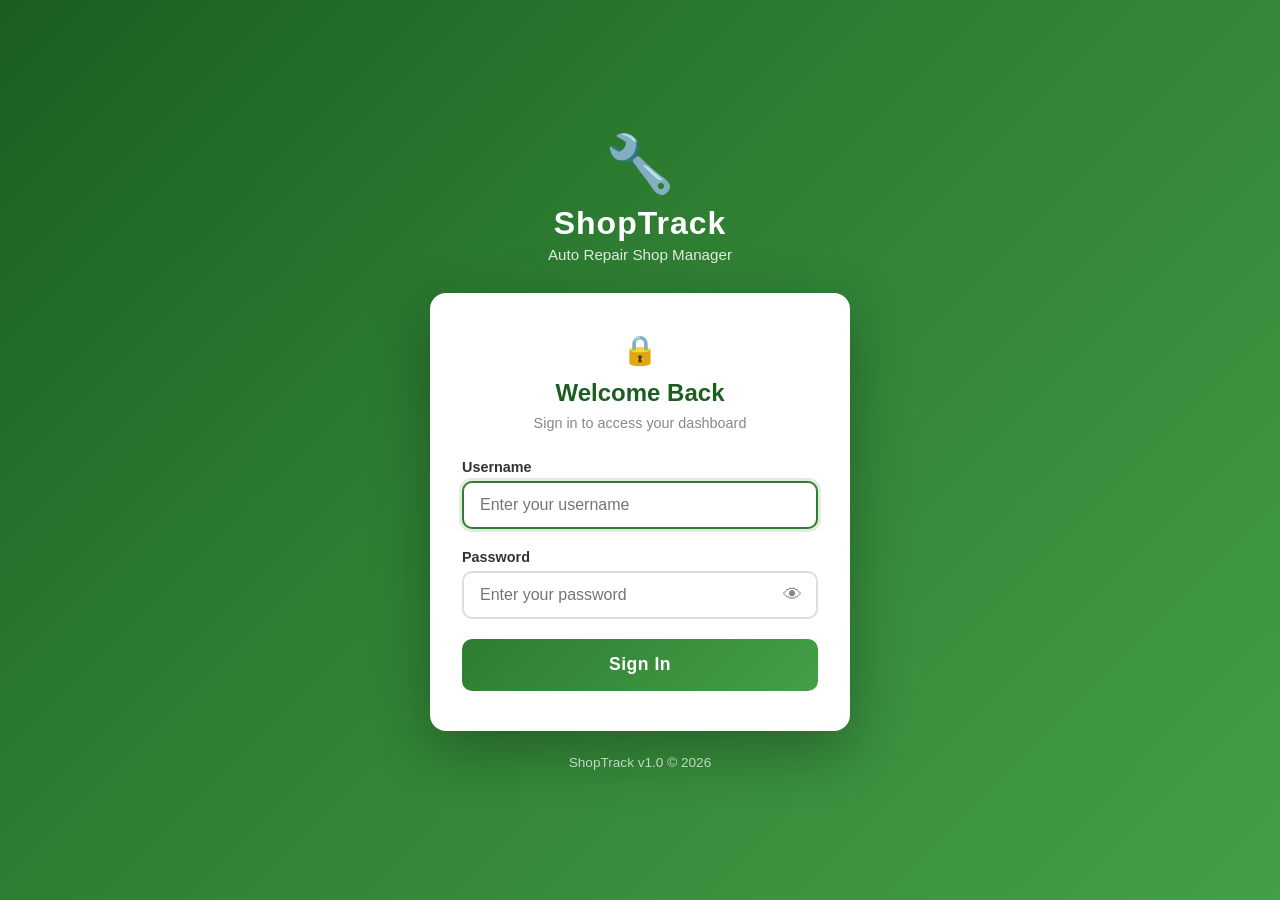
<file: index.html>
<!DOCTYPE html>
<html lang="en">
<head>
  <meta charset="UTF-8">
  <meta name="viewport" content="width=device-width, initial-scale=1.0">
  <title>ShopTrack - Dashboard</title>
  <link rel="stylesheet" href="css/style.css">
  <link rel="stylesheet" href="css/print.css">
</head>
<body>
  <button class="sidebar-toggle" onclick="toggleSidebar()">&#9776;</button>

  <nav class="sidebar">
    <div class="sidebar-brand">
      <h2>&#128295; ShopTrack</h2>
      <small>Auto Repair Shop Manager</small>
    </div>
    <ul class="sidebar-nav">
      <li><a href="index.html" class="active">
        <span class="nav-icon">&#128202;</span> Dashboard
      </a></li>
      <li><a href="jobs.html">
        <span class="nav-icon">&#9201;</span> Tech Hours
      </a></li>
      <li><a href="parts.html">
        <span class="nav-icon">&#128297;</span> Purchased Parts
      </a></li>
      <li><a href="reports.html">
        <span class="nav-icon">&#128196;</span> Reports
      </a></li>
      <li><a href="settings.html">
        <span class="nav-icon">&#9881;</span> Settings
      </a></li>
    </ul>
    <div class="sidebar-footer">
      ShopTrack v1.0 &copy; 2026
    </div>
  </nav>

  <main class="main">
    <div class="page-header">
      <div>
        <h1>Dashboard</h1>
        <p>Welcome to ShopTrack! Here is your shop overview.</p>
      </div>
    </div>

    <div id="backup-notice" class="backup-notice" style="display:none;"></div>

    <div class="cards">
      <div class="card">
        <div class="card-label">Total Jobs</div>
        <div class="card-value" id="stat-jobs">0</div>
        <div class="card-sub">All job entries recorded</div>
      </div>
      <div class="card info">
        <div class="card-label">Total Hours</div>
        <div class="card-value" id="stat-hours">0</div>
        <div class="card-sub">Combined tech hours</div>
      </div>
      <div class="card warning">
        <div class="card-label">Parts Cost</div>
        <div class="card-value" id="stat-parts-cost">$0.00</div>
        <div class="card-sub">Excluding returned items</div>
      </div>
      <div class="card">
        <div class="card-label">Active Techs</div>
        <div class="card-value" id="stat-techs">0</div>
        <div class="card-sub">Currently active technicians</div>
      </div>
    </div>

    <div class="quick-actions">
      <a href="jobs.html" class="btn btn-primary btn-lg">+ Add New Job</a>
      <a href="parts.html" class="btn btn-info btn-lg">+ Add New Part</a>
      <a href="reports.html" class="btn btn-warning btn-lg">View Reports</a>
    </div>

    <div class="panel">
      <div class="panel-title">Recent Job Entries</div>
      <div id="recent-jobs">
        <div class="empty-state">
          <div class="es-icon">&#128203;</div>
          <p>Loading...</p>
        </div>
      </div>
    </div>
  </main>

  <script src="js/utils.js"></script>
  <script src="js/storage.js"></script>
  <script src="js/app.js"></script>
  <script src="js/auth.js"></script>
</body>
</html>
</file>
<file: css/style.css>
/* ============================================================
   ShopTrack - Auto Repair Shop Management System
   Color Scheme: Green Theme (#1B5E20)
   Designed for elderly-friendly use (large fonts, high contrast)
   ============================================================ */

:root {
  --primary: #1B5E20;
  --primary-medium: #2E7D32;
  --primary-bright: #4CAF50;
  --primary-light: #E8F5E9;
  --white: #FFFFFF;
  --black: #212121;
  --gray-dark: #424242;
  --gray: #757575;
  --gray-light: #E0E0E0;
  --gray-bg: #F5F5F5;
  --danger: #C62828;
  --danger-light: #FFCDD2;
  --warning: #E65100;
  --warning-light: #FFF3E0;
  --info: #1565C0;
  --info-light: #E3F2FD;
  --sidebar-w: 260px;
  --radius: 10px;
  --shadow: 0 2px 8px rgba(0,0,0,0.10);
  --shadow-lg: 0 4px 16px rgba(0,0,0,0.13);
  --transition: all 0.3s ease;
}

*, *::before, *::after { box-sizing: border-box; margin: 0; padding: 0; }
html { font-size: 16px; scroll-behavior: smooth; }

body {
  font-family: 'Segoe UI', Arial, Helvetica, sans-serif;
  background: var(--gray-bg);
  color: var(--black);
  line-height: 1.6;
  min-height: 100vh;
}

/* ---- SIDEBAR ---- */
.sidebar {
  position: fixed; top: 0; left: 0;
  width: var(--sidebar-w); height: 100vh;
  background: var(--primary);
  color: var(--white);
  display: flex; flex-direction: column;
  z-index: 1000;
  transition: var(--transition);
  overflow-y: auto;
}

.sidebar-brand {
  padding: 28px 20px 18px;
  text-align: center;
  border-bottom: 1px solid rgba(255,255,255,0.15);
}
.sidebar-brand h2 { font-size: 1.5rem; letter-spacing: 1px; }
.sidebar-brand small { font-size: 0.78rem; opacity: 0.75; display: block; margin-top: 4px; }

.sidebar-nav { list-style: none; padding: 12px 0; flex: 1; }
.sidebar-nav li { margin: 2px 0; }
.sidebar-nav a {
  display: flex; align-items: center; gap: 14px;
  padding: 14px 24px;
  color: rgba(255,255,255,0.85);
  text-decoration: none;
  font-size: 1.05rem;
  border-left: 4px solid transparent;
  transition: var(--transition);
}
.sidebar-nav a:hover,
.sidebar-nav a.active {
  background: rgba(255,255,255,0.13);
  color: var(--white);
  border-left-color: var(--primary-bright);
}
.sidebar-nav a .nav-icon { font-size: 1.3rem; width: 28px; text-align: center; }

.sidebar-footer {
  padding: 14px 20px;
  border-top: 1px solid rgba(255,255,255,0.15);
  font-size: 0.78rem;
  opacity: 0.6;
  text-align: center;
}

.sidebar-toggle {
  display: none;
  position: fixed; top: 12px; left: 12px;
  z-index: 1100;
  background: var(--primary); color: var(--white);
  border: none; border-radius: 8px;
  width: 48px; height: 48px; font-size: 1.5rem;
  cursor: pointer;
}

/* ---- MAIN CONTENT ---- */
.main { margin-left: var(--sidebar-w); padding: 30px 36px 40px; min-height: 100vh; }

.page-header {
  display: flex; justify-content: space-between; align-items: center;
  margin-bottom: 28px; flex-wrap: wrap; gap: 12px;
}
.page-header h1 { font-size: 1.65rem; color: var(--primary); }
.page-header p { color: var(--gray); font-size: 0.95rem; }

/* ---- CARDS ---- */
.cards { display: grid; grid-template-columns: repeat(auto-fit, minmax(220px, 1fr)); gap: 20px; margin-bottom: 28px; }

.card {
  background: var(--white); border-radius: var(--radius);
  padding: 22px 24px; box-shadow: var(--shadow);
  border-left: 5px solid var(--primary-bright);
  transition: var(--transition);
}
.card:hover { box-shadow: var(--shadow-lg); transform: translateY(-2px); }
.card-label { font-size: 0.88rem; color: var(--gray); text-transform: uppercase; letter-spacing: 0.5px; margin-bottom: 6px; }
.card-value { font-size: 2rem; font-weight: 700; color: var(--primary); }
.card-sub { font-size: 0.82rem; color: var(--gray); margin-top: 4px; }
.card.warning { border-left-color: var(--warning); }
.card.info { border-left-color: var(--info); }
.card.danger { border-left-color: var(--danger); }

/* ---- PANEL / SECTION ---- */
.panel {
  background: var(--white); border-radius: var(--radius);
  padding: 26px 28px; box-shadow: var(--shadow);
  margin-bottom: 24px;
}
.panel-title {
  font-size: 1.18rem; font-weight: 700; color: var(--primary);
  margin-bottom: 18px; padding-bottom: 10px;
  border-bottom: 2px solid var(--primary-light);
}

/* ---- FORMS ---- */
.form-grid { display: grid; grid-template-columns: repeat(auto-fit, minmax(260px, 1fr)); gap: 18px; }

.form-group { display: flex; flex-direction: column; margin-bottom: 4px; }
.form-group label { font-weight: 600; font-size: 0.92rem; margin-bottom: 6px; color: var(--gray-dark); }
.form-group label .req { color: var(--danger); }

.form-group input, .form-group select, .form-group textarea {
  height: 48px; padding: 10px 14px; border: 2px solid var(--gray-light);
  border-radius: 8px; font-size: 1rem; font-family: inherit;
  transition: var(--transition); background: var(--white);
}
.form-group textarea { height: 90px; resize: vertical; }
.form-group input:focus, .form-group select:focus, .form-group textarea:focus {
  border-color: var(--primary-bright); outline: none;
  box-shadow: 0 0 0 3px rgba(76,175,80,0.18);
}
.form-group input.error, .form-group select.error { border-color: var(--danger); }
.form-group .help-text { font-size: 0.8rem; color: var(--gray); margin-top: 3px; }
.form-row { display: flex; gap: 18px; flex-wrap: wrap; }
.form-row .form-group { flex: 1; min-width: 200px; }
.form-actions { display: flex; gap: 12px; margin-top: 18px; flex-wrap: wrap; }

.toggle-group { display: flex; gap: 0; border-radius: 8px; overflow: hidden; border: 2px solid var(--gray-light); height: 48px; }
.toggle-group label {
  display: flex; align-items: center; justify-content: center;
  padding: 0 24px; cursor: pointer; font-size: 0.95rem;
  background: var(--white); transition: var(--transition); flex: 1; font-weight: 600;
}
.toggle-group input { display: none; }
.toggle-group input:checked + label {
  background: var(--primary-bright); color: var(--white);
}

/* ---- BUTTONS ---- */
.btn {
  display: inline-flex; align-items: center; justify-content: center; gap: 8px;
  min-height: 48px; padding: 10px 24px; border: none; border-radius: 8px;
  font-size: 1rem; font-weight: 600; cursor: pointer;
  transition: var(--transition); font-family: inherit; text-decoration: none;
}
.btn:hover { transform: translateY(-1px); box-shadow: var(--shadow); }
.btn:active { transform: translateY(0); }

.btn-primary { background: var(--primary-bright); color: var(--white); }
.btn-primary:hover { background: var(--primary-medium); }
.btn-secondary { background: var(--gray-light); color: var(--gray-dark); }
.btn-secondary:hover { background: #BDBDBD; }
.btn-danger { background: var(--danger); color: var(--white); }
.btn-danger:hover { background: #B71C1C; }
.btn-warning { background: var(--warning); color: var(--white); }
.btn-warning:hover { background: #BF360C; }
.btn-info { background: var(--info); color: var(--white); }
.btn-info:hover { background: #0D47A1; }
.btn-outline { background: transparent; border: 2px solid var(--primary-bright); color: var(--primary); }
.btn-outline:hover { background: var(--primary-light); }
.btn-sm { min-height: 36px; padding: 6px 14px; font-size: 0.88rem; }
.btn-lg { min-height: 56px; padding: 14px 36px; font-size: 1.15rem; }
.btn-block { width: 100%; }
.btn-print { background: var(--primary); color: var(--white); min-height: 60px; font-size: 1.2rem; padding: 14px 40px; }
.btn-print:hover { background: #0a3d0a; }

/* ---- TABLES ---- */
.table-wrapper { overflow-x: auto; margin-top: 12px; }

table { width: 100%; border-collapse: collapse; font-size: 0.95rem; }
thead th {
  background: var(--primary); color: var(--white);
  padding: 14px 12px; text-align: left; font-weight: 600;
  position: sticky; top: 0; z-index: 2; white-space: nowrap;
}
tbody td { padding: 12px; border-bottom: 1px solid var(--gray-light); vertical-align: middle; }
tbody tr:nth-child(even) { background: var(--primary-light); }
tbody tr:hover { background: #C8E6C9; }
tbody tr td:last-child { white-space: nowrap; }
.table-actions { display: flex; gap: 6px; }

.badge {
  display: inline-block; padding: 3px 10px; border-radius: 20px;
  font-size: 0.78rem; font-weight: 600;
}
.badge-customer { background: var(--info-light); color: var(--info); }
.badge-fleet { background: var(--warning-light); color: var(--warning); }
.badge-active { background: var(--primary-light); color: var(--primary); }
.badge-inactive { background: var(--danger-light); color: var(--danger); }
.badge-returned { background: var(--danger-light); color: var(--danger); }

/* ---- FILTERS ---- */
.filters { display: flex; gap: 14px; flex-wrap: wrap; align-items: flex-end; margin-bottom: 18px; }
.filters .form-group { margin-bottom: 0; min-width: 160px; }
.filters input, .filters select { height: 44px; }

/* ---- REPORT CARDS ---- */
.report-cards { display: grid; grid-template-columns: repeat(auto-fit, minmax(240px, 1fr)); gap: 16px; margin-bottom: 24px; }
.report-card {
  background: var(--white); border: 2px solid var(--gray-light);
  border-radius: var(--radius); padding: 20px;
  cursor: pointer; transition: var(--transition); text-align: center;
}
.report-card:hover, .report-card.selected {
  border-color: var(--primary-bright); background: var(--primary-light);
  box-shadow: var(--shadow);
}
.report-card .rc-icon { font-size: 2.2rem; margin-bottom: 8px; }
.report-card .rc-title { font-weight: 700; font-size: 1rem; color: var(--primary); }
.report-card .rc-desc { font-size: 0.82rem; color: var(--gray); margin-top: 4px; }

.report-output {
  background: var(--white); border: 2px solid var(--gray-light);
  border-radius: var(--radius); padding: 28px; min-height: 200px;
}
.report-output h2 { text-align: center; color: var(--primary); margin-bottom: 6px; font-size: 1.3rem; }
.report-output .report-subtitle { text-align: center; color: var(--gray); margin-bottom: 20px; font-size: 0.95rem; }
.report-output .report-total { font-weight: 700; font-size: 1.1rem; background: var(--primary-light); padding: 14px 12px; border-top: 3px solid var(--primary); text-align: right; margin-top: 12px; border-radius: 0 0 8px 8px; }
.report-output .shop-header { text-align: center; margin-bottom: 16px; }
.report-output .shop-header h3 { font-size: 1.1rem; color: var(--black); }
.report-output .shop-header p { font-size: 0.85rem; color: var(--gray); }

/* ---- MODAL ---- */
.modal-overlay {
  display: none; position: fixed; inset: 0;
  background: rgba(0,0,0,0.5); z-index: 2000;
  justify-content: center; align-items: center;
}
.modal-overlay.show { display: flex; }
.modal {
  background: var(--white); border-radius: var(--radius);
  width: 90%; max-width: 500px; max-height: 90vh; overflow-y: auto;
  box-shadow: var(--shadow-lg);
}
.modal-header {
  display: flex; justify-content: space-between; align-items: center;
  padding: 18px 24px; border-bottom: 1px solid var(--gray-light);
}
.modal-header h3 { font-size: 1.15rem; color: var(--primary); }
.modal-close { background: none; border: none; font-size: 1.5rem; cursor: pointer; color: var(--gray); }
.modal-body { padding: 24px; }
.modal-footer { display: flex; gap: 10px; justify-content: flex-end; padding: 16px 24px; border-top: 1px solid var(--gray-light); }

/* ---- TOAST ---- */
.toast-container { position: fixed; top: 20px; right: 20px; z-index: 3000; display: flex; flex-direction: column; gap: 10px; }
.toast {
  padding: 16px 24px; border-radius: 8px; color: var(--white);
  font-size: 0.95rem; font-weight: 500; min-width: 280px;
  box-shadow: var(--shadow-lg); animation: slideIn 0.3s ease;
  display: flex; align-items: center; gap: 10px;
}
.toast-success { background: var(--primary-medium); }
.toast-error { background: var(--danger); }
.toast-warning { background: var(--warning); }
.toast-info { background: var(--info); }

@keyframes slideIn { from { transform: translateX(100%); opacity: 0; } to { transform: translateX(0); opacity: 1; } }

/* ---- BACKUP NOTICE ---- */
.backup-notice {
  background: var(--warning-light); border: 2px solid var(--warning);
  border-radius: var(--radius); padding: 16px 20px;
  display: flex; align-items: center; gap: 12px;
  margin-bottom: 24px; font-size: 0.95rem;
}
.backup-notice .bn-icon { font-size: 1.5rem; }

/* ---- QUICK ACTIONS ---- */
.quick-actions { display: flex; gap: 14px; flex-wrap: wrap; margin-bottom: 28px; }

/* ---- EMPTY STATE ---- */
.empty-state { text-align: center; padding: 50px 20px; color: var(--gray); }
.empty-state .es-icon { font-size: 3rem; margin-bottom: 10px; }
.empty-state p { font-size: 1.05rem; }

/* ---- SETTINGS ---- */
.settings-grid { display: grid; grid-template-columns: 1fr 1fr; gap: 24px; }
.settings-section { background: var(--white); border-radius: var(--radius); padding: 24px; box-shadow: var(--shadow); }
.settings-section h3 { font-size: 1.1rem; color: var(--primary); margin-bottom: 14px; padding-bottom: 10px; border-bottom: 2px solid var(--primary-light); }
.settings-section.danger { border-left: 4px solid var(--danger); }
.settings-section.danger h3 { color: var(--danger); }
.add-inline { display: flex; gap: 10px; margin-bottom: 16px; }
.add-inline input { flex: 1; height: 44px; padding: 0 14px; border: 2px solid var(--gray-light); border-radius: 8px; font-size: 1rem; }
.list-item { display: flex; justify-content: space-between; align-items: center; padding: 10px 0; border-bottom: 1px solid #eee; }
.list-item:last-child { border-bottom: none; }

/* ---- RESPONSIVE ---- */
@media (max-width: 900px) {
  .sidebar { transform: translateX(-100%); }
  .sidebar.open { transform: translateX(0); }
  .sidebar-toggle { display: block; }
  .main { margin-left: 0; padding: 20px 16px 30px; padding-top: 70px; }
  .cards { grid-template-columns: repeat(auto-fit, minmax(160px, 1fr)); }
  .form-grid { grid-template-columns: 1fr; }
  .filters { flex-direction: column; }
  .settings-grid { grid-template-columns: 1fr; }
}

@media (max-width: 600px) {
  .cards { grid-template-columns: 1fr; }
  .report-cards { grid-template-columns: 1fr; }
}
</file>
<file: css/print.css>
/* ============================================================
   ShopTrack - Print Styles
   Hides UI elements, shows only report content
   ============================================================ */

@media print {
  body { background: white; color: black; font-size: 11pt; }

  .sidebar, .sidebar-toggle, .toast-container, .modal-overlay,
  .filters, .form-actions, .btn, .quick-actions, .backup-notice,
  .table-actions, .panel:not(.report-output), .page-header .btn,
  .cards, .report-cards, .no-print, form, button { display: none !important; }

  .main { margin-left: 0 !important; padding: 0 !important; }

  .report-output {
    border: none !important; box-shadow: none !important;
    padding: 0 !important;
  }

  .report-output h2 { font-size: 16pt; margin-bottom: 4pt; color: black; }
  .report-output .report-subtitle { font-size: 10pt; margin-bottom: 14pt; color: #333; }
  .report-output .shop-header h3 { color: black; }

  table { font-size: 9pt; page-break-inside: auto; }
  thead th {
    background: #333 !important; color: white !important;
    -webkit-print-color-adjust: exact; print-color-adjust: exact;
  }
  tbody tr { page-break-inside: avoid; }
  tbody tr:nth-child(even) {
    background: #f0f0f0 !important;
    -webkit-print-color-adjust: exact; print-color-adjust: exact;
  }
  tbody tr:hover { background: inherit !important; }

  .report-total {
    background: #ddd !important;
    -webkit-print-color-adjust: exact; print-color-adjust: exact;
    border-top: 2px solid black;
  }

  .print-header {
    display: block !important; text-align: center;
    border-bottom: 2px solid #333; padding-bottom: 10px; margin-bottom: 16px;
  }
  .print-header h1 { font-size: 14pt; }
  .print-header p { font-size: 9pt; color: #555; }

  @page { margin: 0.6in; }
}

.print-header { display: none; }
</file>
